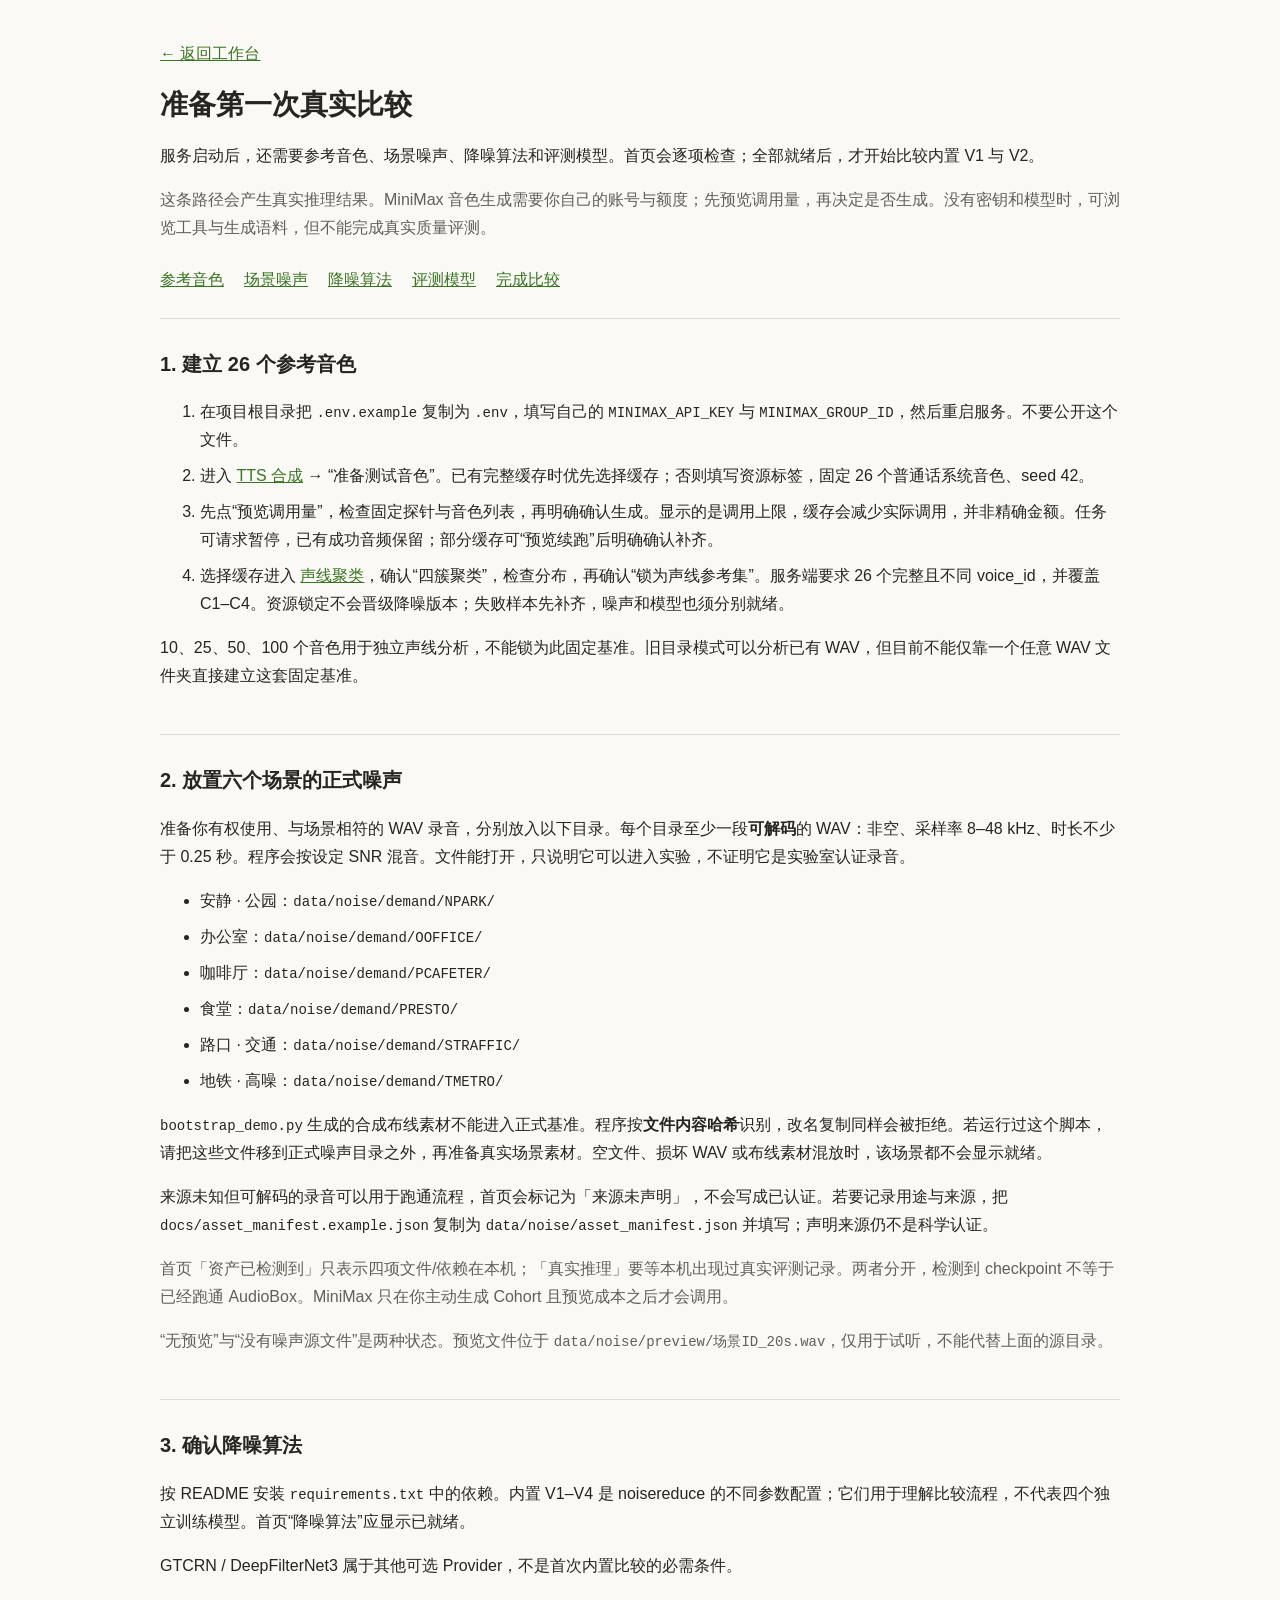
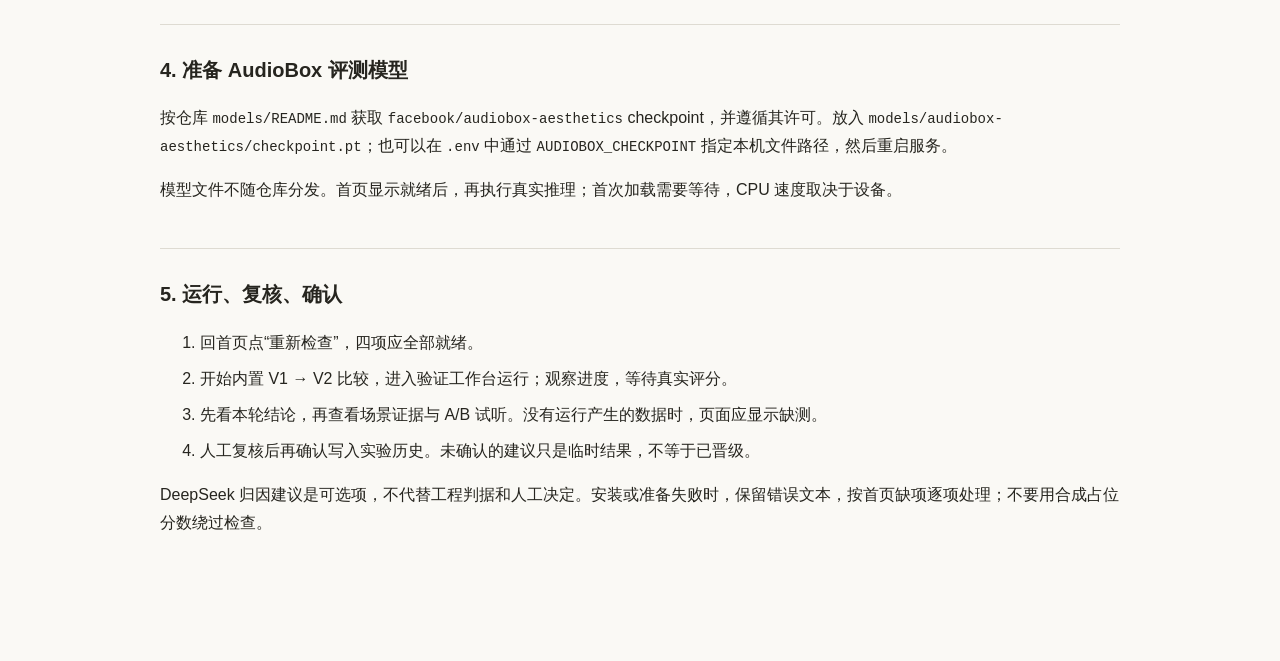
<file: app/setup.html>
<!doctype html>
<html lang="zh-CN">
<meta charset="utf-8">
<meta name="viewport" content="width=device-width, initial-scale=1">
<title>第一次真实比较 · 通话评测实验室</title>
<link rel="stylesheet" href="/tokens.css">
<style>
body{margin:0;background:#faf9f5;color:#26251f;font:16px/1.75 "Segoe UI","Microsoft YaHei",sans-serif}main{max-width:960px;margin:auto;padding:40px 24px 80px}h1{font-size:28px;line-height:1.3}h2{font-size:20px;margin-top:0}section{padding:28px 0;border-top:1px solid #dedbd2;scroll-margin-top:20px}a{color:#397522}code{overflow-wrap:anywhere;font-size:14px}li{margin:8px 0}.note{color:#625f57}nav{display:flex;gap:20px;flex-wrap:wrap;margin:24px 0}button{font:inherit}
</style>
<main>
<a href="/?view=overview">← 返回工作台</a>
<h1>准备第一次真实比较</h1>
<p>服务启动后，还需要参考音色、场景噪声、降噪算法和评测模型。首页会逐项检查；全部就绪后，才开始比较内置 V1 与 V2。</p>
<p class="note">这条路径会产生真实推理结果。MiniMax 音色生成需要你自己的账号与额度；先预览调用量，再决定是否生成。没有密钥和模型时，可浏览工具与生成语料，但不能完成真实质量评测。</p>
<nav><a href="#voice">参考音色</a><a href="#noise">场景噪声</a><a href="#dut">降噪算法</a><a href="#evaluator">评测模型</a><a href="#run">完成比较</a></nav>
<section id="voice"><h2>1. 建立 26 个参考音色</h2>
<ol><li>在项目根目录把 <code>.env.example</code> 复制为 <code>.env</code>，填写自己的 <code>MINIMAX_API_KEY</code> 与 <code>MINIMAX_GROUP_ID</code>，然后重启服务。不要公开这个文件。</li>
<li>进入 <a href="/#tts">TTS 合成</a> → “准备测试音色”。已有完整缓存时优先选择缓存；否则填写资源标签，固定 26 个普通话系统音色、seed 42。</li>
<li>先点“预览调用量”，检查固定探针与音色列表，再明确确认生成。显示的是调用上限，缓存会减少实际调用，并非精确金额。任务可请求暂停，已有成功音频保留；部分缓存可“预览续跑”后明确确认补齐。</li>
<li>选择缓存进入 <a href="/#voice">声线聚类</a>，确认“四簇聚类”，检查分布，再确认“锁为声线参考集”。服务端要求 26 个完整且不同 voice_id，并覆盖 C1–C4。资源锁定不会晋级降噪版本；失败样本先补齐，噪声和模型也须分别就绪。</li></ol>
<p>10、25、50、100 个音色用于独立声线分析，不能锁为此固定基准。旧目录模式可以分析已有 WAV，但目前不能仅靠一个任意 WAV 文件夹直接建立这套固定基准。</p></section>
<section id="noise"><h2>2. 放置六个场景的正式噪声</h2>
<p>准备你有权使用、与场景相符的 WAV 录音，分别放入以下目录。每个目录至少一段<strong>可解码</strong>的 WAV：非空、采样率 8–48 kHz、时长不少于 0.25 秒。程序会按设定 SNR 混音。文件能打开，只说明它可以进入实验，不证明它是实验室认证录音。</p>
<ul><li>安静 · 公园：<code>data/noise/demand/NPARK/</code></li><li>办公室：<code>data/noise/demand/OOFFICE/</code></li><li>咖啡厅：<code>data/noise/demand/PCAFETER/</code></li><li>食堂：<code>data/noise/demand/PRESTO/</code></li><li>路口 · 交通：<code>data/noise/demand/STRAFFIC/</code></li><li>地铁 · 高噪：<code>data/noise/demand/TMETRO/</code></li></ul>
<p><code>bootstrap_demo.py</code> 生成的合成布线素材不能进入正式基准。程序按<strong>文件内容哈希</strong>识别，改名复制同样会被拒绝。若运行过这个脚本，请把这些文件移到正式噪声目录之外，再准备真实场景素材。空文件、损坏 WAV 或布线素材混放时，该场景都不会显示就绪。</p>
<p>来源未知但可解码的录音可以用于跑通流程，首页会标记为「来源未声明」，不会写成已认证。若要记录用途与来源，把 <code>docs/asset_manifest.example.json</code> 复制为 <code>data/noise/asset_manifest.json</code> 并填写；声明来源仍不是科学认证。</p>
<p class="note">首页「资产已检测到」只表示四项文件/依赖在本机；「真实推理」要等本机出现过真实评测记录。两者分开，检测到 checkpoint 不等于已经跑通 AudioBox。MiniMax 只在你主动生成 Cohort 且预览成本之后才会调用。</p>
<p class="note">“无预览”与“没有噪声源文件”是两种状态。预览文件位于 <code>data/noise/preview/场景ID_20s.wav</code>，仅用于试听，不能代替上面的源目录。</p></section>
<section id="dut"><h2>3. 确认降噪算法</h2><p>按 README 安装 <code>requirements.txt</code> 中的依赖。内置 V1–V4 是 noisereduce 的不同参数配置；它们用于理解比较流程，不代表四个独立训练模型。首页“降噪算法”应显示已就绪。</p><p>GTCRN / DeepFilterNet3 属于其他可选 Provider，不是首次内置比较的必需条件。</p></section>
<section id="evaluator"><h2>4. 准备 AudioBox 评测模型</h2><p>按仓库 <code>models/README.md</code> 获取 <code>facebook/audiobox-aesthetics</code> checkpoint，并遵循其许可。放入 <code>models/audiobox-aesthetics/checkpoint.pt</code>；也可以在 <code>.env</code> 中通过 <code>AUDIOBOX_CHECKPOINT</code> 指定本机文件路径，然后重启服务。</p><p>模型文件不随仓库分发。首页显示就绪后，再执行真实推理；首次加载需要等待，CPU 速度取决于设备。</p></section>
<section id="run"><h2>5. 运行、复核、确认</h2><ol><li>回首页点“重新检查”，四项应全部就绪。</li><li>开始内置 V1 → V2 比较，进入验证工作台运行；观察进度，等待真实评分。</li><li>先看本轮结论，再查看场景证据与 A/B 试听。没有运行产生的数据时，页面应显示缺测。</li><li>人工复核后再确认写入实验历史。未确认的建议只是临时结果，不等于已晋级。</li></ol><p>DeepSeek 归因建议是可选项，不代替工程判据和人工决定。安装或准备失败时，保留错误文本，按首页缺项逐项处理；不要用合成占位分数绕过检查。</p></section>
</main></html>
</file>
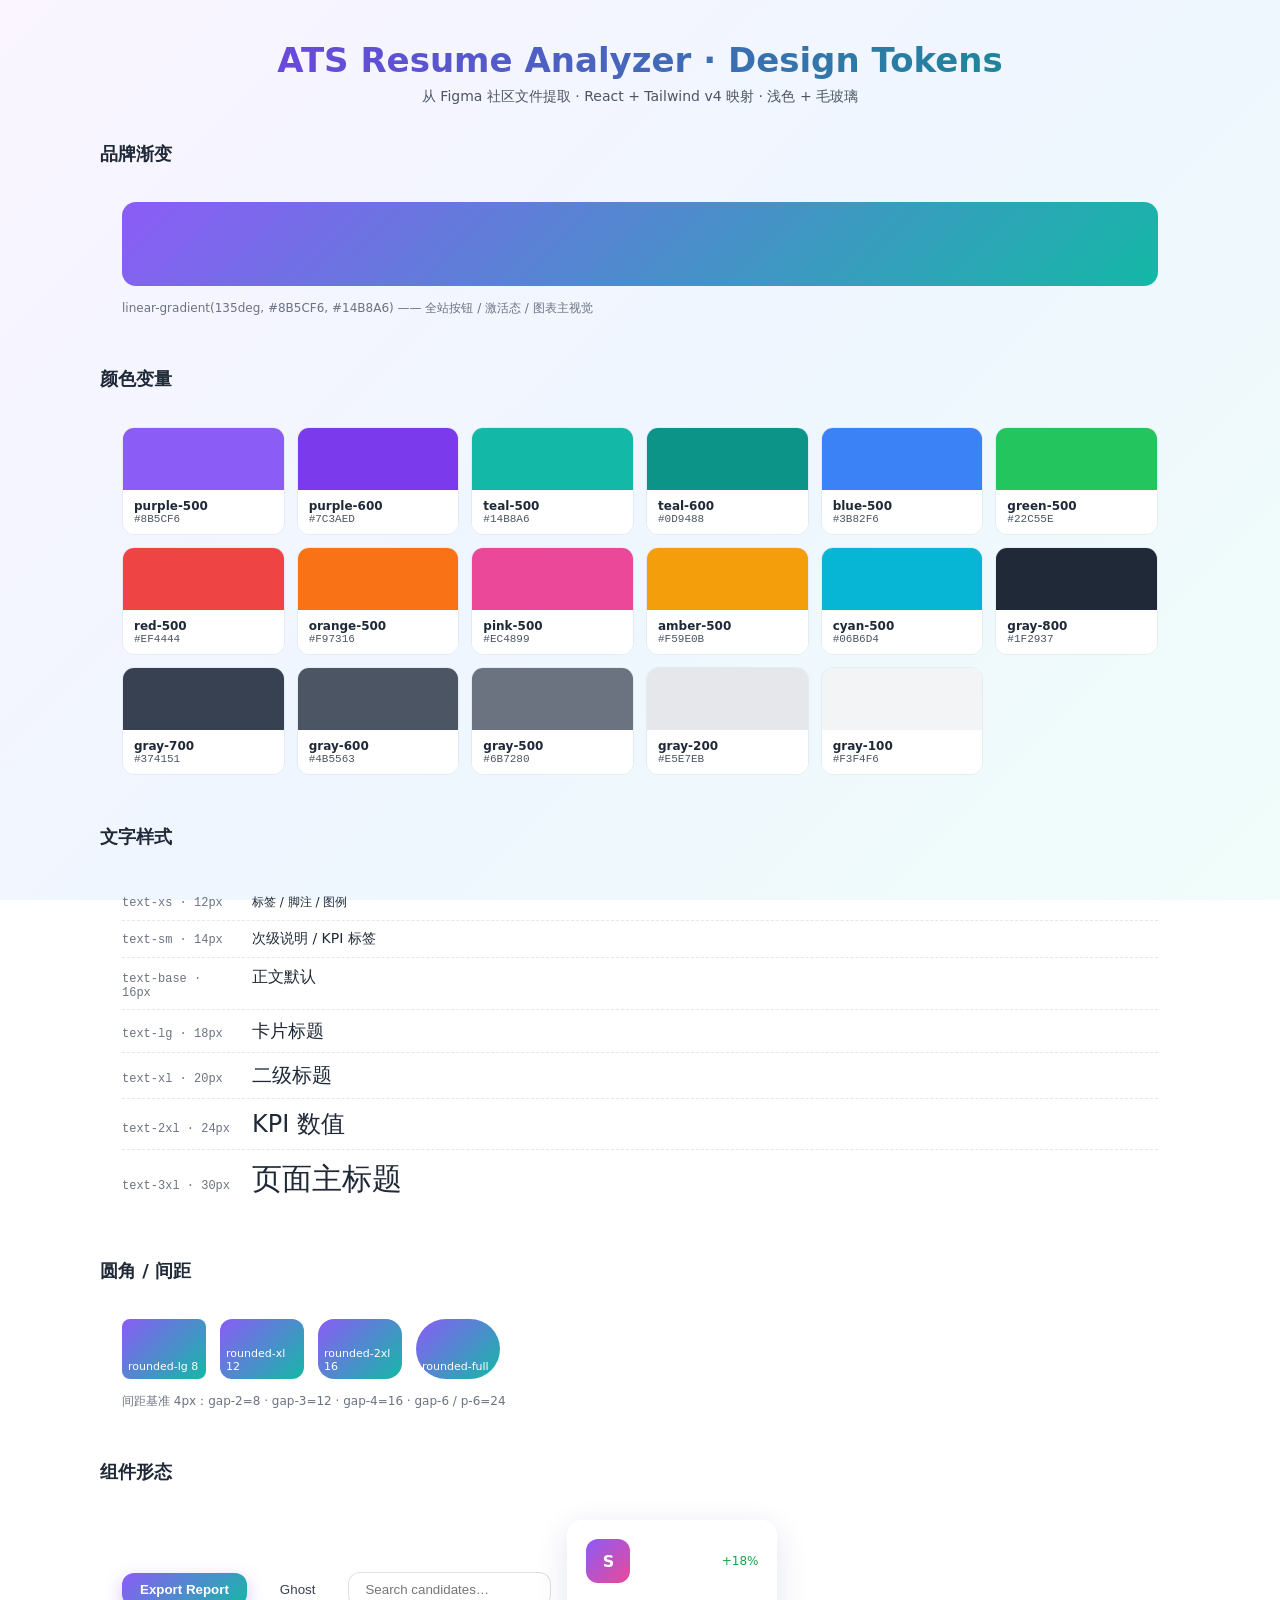
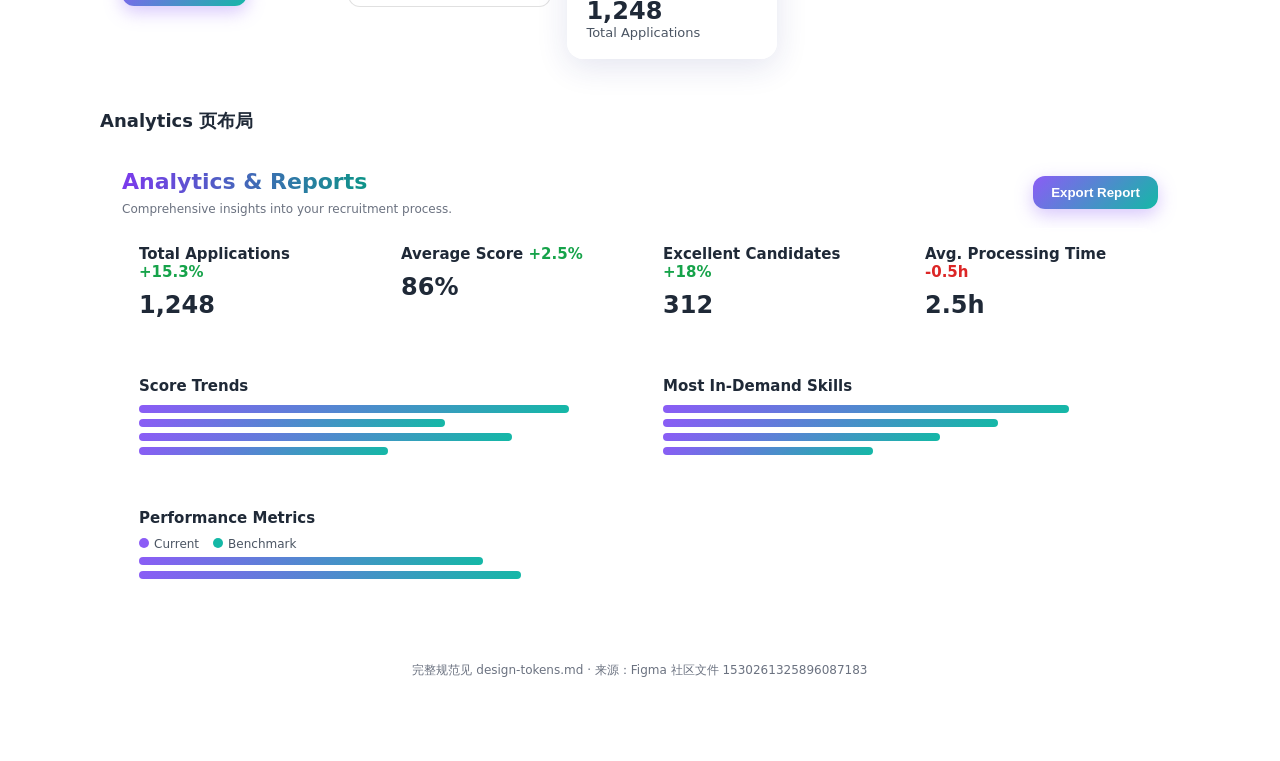
<file: docs/design-tokens-preview.html>
<!doctype html>
<html lang="zh-CN">
<head>
<meta charset="utf-8" />
<meta name="viewport" content="width=device-width, initial-scale=1" />
<title>ATS Resume Analyzer · Design Tokens</title>
<style>
  :root {
    --purple-500: #8B5CF6; --purple-600: #7C3AED;
    --teal-500: #14B8A6; --teal-600: #0D9488;
    --blue-500: #3B82F6; --blue-600: #2563EB;
    --green-500: #22C55E; --green-600: #16A34A;
    --red-500: #EF4444; --red-600: #DC2626;
    --orange-500: #F97316; --pink-500: #EC4899;
    --amber-500: #F59E0B; --cyan-500: #06B6D4;
    --gray-800: #1F2937; --gray-700: #374151; --gray-600: #4B5563;
    --gray-500: #6B7280; --gray-200: #E5E7EB; --gray-100: #F3F4F6;
    --grad-brand: linear-gradient(135deg, #8B5CF6, #14B8A6);
    --grad-heading: linear-gradient(90deg, #7C3AED, #0D9488);
  }
  * { box-sizing: border-box; }
  body {
    margin: 0;
    font-family: ui-sans-serif, system-ui, -apple-system, "Segoe UI", Roboto, sans-serif;
    color: var(--gray-800);
    background: linear-gradient(135deg, #FAF5FF, #EFF6FF, #F0FDFA);
    background-attachment: fixed;
    padding: 40px 24px 80px;
  }
  .wrap { max-width: 1080px; margin: 0 auto; }
  header { text-align: center; margin-bottom: 36px; }
  header h1 {
    font-size: 34px; font-weight: 700; margin: 0 0 8px;
    background: var(--grad-heading); -webkit-background-clip: text; background-clip: text; color: transparent;
  }
  header p { color: var(--gray-600); margin: 0; font-size: 14px; }
  .glass {
    background: rgba(255,255,255,.55); backdrop-filter: blur(16px);
    border: 1px solid rgba(255,255,255,.7); border-radius: 20px;
    box-shadow: 0 8px 32px rgba(31,38,135,.12);
  }
  section { margin-bottom: 28px; }
  .section-title { font-size: 18px; font-weight: 600; margin: 0 0 14px; }
  .card { padding: 22px; }
  .swatch-grid { display: grid; grid-template-columns: repeat(auto-fill, minmax(150px, 1fr)); gap: 12px; }
  .swatch { border-radius: 12px; overflow: hidden; border: 1px solid rgba(0,0,0,.05); }
  .swatch .chip { height: 62px; }
  .swatch .meta { background: #fff; padding: 9px 11px; }
  .swatch .name { font-weight: 600; font-size: 12px; }
  .swatch .hex { color: var(--gray-600); font-size: 11px; font-family: ui-monospace, monospace; }
  .brand-bar { height: 84px; border-radius: 14px; background: var(--grad-brand); margin-bottom: 14px; }
  .type-row { display: flex; align-items: baseline; gap: 20px; padding: 9px 0; border-bottom: 1px dashed var(--gray-200); }
  .type-row:last-child { border-bottom: 0; }
  .type-row .label { width: 110px; color: var(--gray-500); font-size: 12px; font-family: ui-monospace, monospace; }
  .radius-row { display: flex; gap: 14px; align-items: flex-end; }
  .radius-box { width: 84px; height: 60px; background: var(--grad-brand); color: #fff; font-size: 11px; display: flex; align-items: flex-end; padding: 6px; }
  .comp-row { display: flex; flex-wrap: wrap; gap: 16px; align-items: center; }
  .btn-primary { padding: 9px 18px; border: 0; border-radius: 12px; color: #fff; font-weight: 600; background: var(--grad-brand); box-shadow: 0 6px 18px rgba(139,92,246,.35); cursor: default; }
  .btn-ghost { padding: 8px 16px; border-radius: 12px; border: 1px solid rgba(255,255,255,.9); background: rgba(255,255,255,.55); color: var(--gray-700); }
  .input { padding: 9px 16px; border-radius: 12px; border: 1px solid rgba(0,0,0,.12); background: rgba(255,255,255,.6); color: var(--gray-700); }
  .kpi { width: 210px; padding: 18px; border-radius: 16px; background: rgba(255,255,255,.55); backdrop-filter: blur(16px); border: 1px solid rgba(255,255,255,.7); box-shadow: 0 8px 32px rgba(31,38,135,.12); }
  .kpi .top { display: flex; justify-content: space-between; align-items: center; margin-bottom: 14px; }
  .kpi .icon { width: 44px; height: 44px; border-radius: 12px; display: flex; align-items: center; justify-content: center; color: #fff; font-weight: 700; }
  .kpi .delta { font-size: 12px; color: var(--green-600); }
  .kpi .value { font-size: 24px; font-weight: 700; }
  .kpi .label { font-size: 13px; color: var(--gray-600); }
  .analytics { display: grid; grid-template-columns: repeat(4, 1fr); gap: 12px; }
  .a-head { grid-column: 1 / -1; display: flex; justify-content: space-between; align-items: center; }
  .a-chart { background: rgba(255,255,255,.55); border: 1px solid rgba(255,255,255,.7); border-radius: 16px; padding: 16px; min-height: 120px; }
  .a-chart.wide { grid-column: span 2; }
  .a-chart h4 { margin: 0 0 10px; font-size: 15px; }
  .bar { height: 8px; border-radius: 99px; background: var(--grad-brand); margin: 6px 0; }
  .legend { display: flex; gap: 14px; font-size: 12px; color: var(--gray-600); }
  .dot { display: inline-block; width: 10px; height: 10px; border-radius: 50%; margin-right: 5px; }
  .note { font-size: 12px; color: var(--gray-500); margin-top: 8px; }
</style>
</head>
<body>
<div class="wrap">
  <header>
    <h1>ATS Resume Analyzer · Design Tokens</h1>
    <p>从 Figma 社区文件提取 · React + Tailwind v4 映射 · 浅色 + 毛玻璃</p>
  </header>

  <section>
    <h2 class="section-title">品牌渐变</h2>
    <div class="card">
      <div class="brand-bar"></div>
      <div class="note">linear-gradient(135deg, #8B5CF6, #14B8A6) —— 全站按钮 / 激活态 / 图表主视觉</div>
    </div>
  </section>

  <section>
    <h2 class="section-title">颜色变量</h2>
    <div class="card">
      <div class="swatch-grid" id="swatches"></div>
    </div>
  </section>

  <section>
    <h2 class="section-title">文字样式</h2>
    <div class="card" id="types"></div>
  </section>

  <section>
    <h2 class="section-title">圆角 / 间距</h2>
    <div class="card">
      <div class="radius-row">
        <div class="radius-box" style="border-radius:8px">rounded-lg 8</div>
        <div class="radius-box" style="border-radius:12px">rounded-xl 12</div>
        <div class="radius-box" style="border-radius:16px">rounded-2xl 16</div>
        <div class="radius-box" style="border-radius:999px">rounded-full</div>
      </div>
      <div class="note" style="margin-top:14px">间距基准 4px：gap-2=8 · gap-3=12 · gap-4=16 · gap-6 / p-6=24</div>
    </div>
  </section>

  <section>
    <h2 class="section-title">组件形态</h2>
    <div class="card">
      <div class="comp-row">
        <button class="btn-primary">Export Report</button>
        <button class="btn-ghost">Ghost</button>
        <input class="input" placeholder="Search candidates…" />
        <div class="kpi">
          <div class="top"><div class="icon" style="background:linear-gradient(135deg,#8B5CF6,#EC4899)">S</div><span class="delta">+18%</span></div>
          <div class="value">1,248</div>
          <div class="label">Total Applications</div>
        </div>
      </div>
    </div>
  </section>

  <section>
    <h2 class="section-title">Analytics 页布局</h2>
    <div class="card">
      <div class="analytics">
        <div class="a-head">
          <div><strong style="font-size:22px;background:var(--grad-heading);-webkit-background-clip:text;background-clip:text;color:transparent">Analytics &amp; Reports</strong><div class="note">Comprehensive insights into your recruitment process.</div></div>
          <button class="btn-primary">Export Report</button>
        </div>
        <div class="a-chart"><h4>Total Applications <span style="color:var(--green-600)">+15.3%</span></h4><div style="font-size:24px;font-weight:700">1,248</div></div>
        <div class="a-chart"><h4>Average Score <span style="color:var(--green-600)">+2.5%</span></h4><div style="font-size:24px;font-weight:700">86%</div></div>
        <div class="a-chart"><h4>Excellent Candidates <span style="color:var(--green-600)">+18%</span></h4><div style="font-size:24px;font-weight:700">312</div></div>
        <div class="a-chart"><h4>Avg. Processing Time <span style="color:var(--red-600)">-0.5h</span></h4><div style="font-size:24px;font-weight:700">2.5h</div></div>
        <div class="a-chart wide"><h4>Score Trends</h4><div class="bar" style="width:90%"></div><div class="bar" style="width:64%"></div><div class="bar" style="width:78%"></div><div class="bar" style="width:52%"></div></div>
        <div class="a-chart wide"><h4>Most In-Demand Skills</h4><div class="bar" style="width:85%"></div><div class="bar" style="width:70%"></div><div class="bar" style="width:58%"></div><div class="bar" style="width:44%"></div></div>
        <div class="a-chart wide"><h4>Performance Metrics</h4><div class="legend"><span><span class="dot" style="background:#8B5CF6"></span>Current</span><span><span class="dot" style="background:#14B8A6"></span>Benchmark</span></div><div class="bar" style="width:72%"></div><div class="bar" style="width:80%"></div></div>
      </div>
    </div>
  </section>

  <div class="note" style="text-align:center">完整规范见 design-tokens.md · 来源：Figma 社区文件 1530261325896087183</div>
</div>

<script>
  const swatches = [
    ["Brand","#8B5CF6","purple-500"],["Brand","#7C3AED","purple-600"],["Brand","#14B8A6","teal-500"],["Brand","#0D9488","teal-600"],
    ["Accent","#3B82F6","blue-500"],["Accent","#22C55E","green-500"],["Accent","#EF4444","red-500"],["Accent","#F97316","orange-500"],
    ["Accent","#EC4899","pink-500"],["Accent","#F59E0B","amber-500"],["Accent","#06B6D4","cyan-500"],
    ["Neutral","#1F2937","gray-800"],["Neutral","#374151","gray-700"],["Neutral","#4B5563","gray-600"],
    ["Neutral","#6B7280","gray-500"],["Neutral","#E5E7EB","gray-200"],["Neutral","#F3F4F6","gray-100"]
  ];
  document.getElementById("swatches").innerHTML = swatches.map(([g,c,n]) => `
    <div class="swatch"><div class="chip" style="background:${c}"></div>
      <div class="meta"><div class="name">${n}</div><div class="hex">${c}</div></div></div>`).join("");

  const types = [
    ["text-xs","12px","标签 / 脚注 / 图例"],
    ["text-sm","14px","次级说明 / KPI 标签"],
    ["text-base","16px","正文默认"],
    ["text-lg","18px","卡片标题"],
    ["text-xl","20px","二级标题"],
    ["text-2xl","24px","KPI 数值"],
    ["text-3xl","30px","页面主标题"]
  ];
  document.getElementById("types").innerHTML = types.map(([c,px,use]) => `
    <div class="type-row"><span class="label">${c} · ${px}</span><span style="font-size:${px}">${use}</span></div>`).join("");
</script>
</body>
</html>
</file>
<file: tokens.css>
/* 通话评测实验室 · locked design tokens · source of truth: design.md */
:root {
  --color-paper: #FAF9F5;
  --color-paper-2: #EFEEE8;
  --color-paper-3: #E3E1D9;
  --color-ink: #191917;
  --color-ink-2: #4D4B46;
  --color-muted: #716E66;
  --color-neutral: #605D56;
  --color-rule: #D2CFC6;
  --color-rule-2: #AAA69C;
  --color-accent: #C45E3C;
  --color-accent-ink: #FFF9F4;
  --color-focus: #C45E3C;
  --color-success: #267257;
  --color-warning: #9A5B16;
  --color-danger: #A23B32;

  --font-display: "Segoe UI Variable Display", "Microsoft YaHei UI", sans-serif;
  --font-body: "Segoe UI Variable Text", "Microsoft YaHei UI", sans-serif;
  --font-editorial: Georgia, "Noto Serif SC", "Source Han Serif SC", STSong, serif;
  --font-outlier: "Cascadia Mono", Consolas, monospace;
  --font-mono: var(--font-outlier);

  --text-meta: 12px;
  --text-small: 14px;
  --text-body: 16px;
  --text-heading: 20px;
  --text-section: 28px;
  --text-display: clamp(42px, 4vw, 52px);

  --space-1: 4px;
  --space-2: 8px;
  --space-3: 12px;
  --space-4: 16px;
  --space-6: 24px;
  --space-8: 32px;
  --space-12: 48px;
  --space-16: 64px;
  --space-24: 96px;

  --ease-out: cubic-bezier(0.16, 1, 0.3, 1);
  --ease-in: cubic-bezier(0.7, 0, 0.84, 0);
  --ease-in-out: cubic-bezier(0.65, 0, 0.35, 1);
  --dur-micro: 120ms;
  --dur-short: 180ms;
  --dur-long: 320ms;
  --rule-hair: 1px;
  --rule-fine: 2px;
  --radius-card: 10px;
  --radius-pill: 999px;
  --radius-input: 4px;
}
</file>
